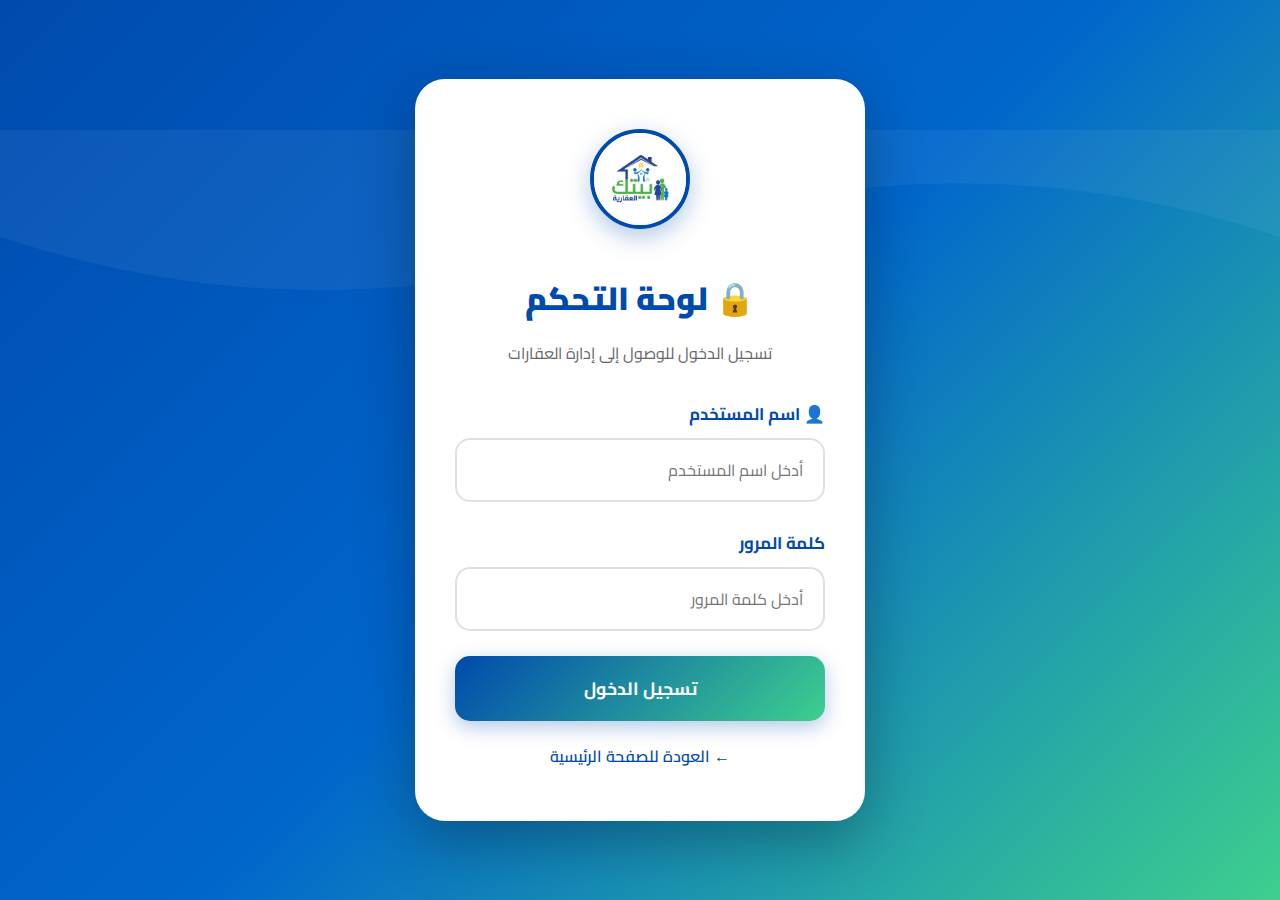
<file: admin-dashboard.html>
<!DOCTYPE html>
<html lang="ar" dir="rtl">
<head>
    <meta charset="UTF-8">
    <meta name="viewport" content="width=device-width, initial-scale=1.0">
    <title>لوحة التحكم - بيتك العقارية</title>
    <link rel="preconnect" href="https://fonts.googleapis.com">
    <link rel="preconnect" href="https://fonts.gstatic.com" crossorigin>
    <link href="https://fonts.googleapis.com/css2?family=Cairo:wght@400;600;700;800;900&display=swap" rel="stylesheet">
    <style>
        * {
            margin: 0;
            padding: 0;
            box-sizing: border-box;
        }

        body {
            font-family: 'Cairo', sans-serif;
            background: linear-gradient(135deg, #004aad 0%, #0066cc 50%, #3ecf8e 100%);
            min-height: 100vh;
            padding: 20px;
            position: relative;
            overflow-x: hidden;
        }

        body::before {
            content: '';
            position: fixed;
            top: 0;
            left: 0;
            width: 100%;
            height: 100%;
            background: 
                radial-gradient(circle at 20% 50%, rgba(62, 207, 142, 0.1) 0%, transparent 50%),
                radial-gradient(circle at 80% 80%, rgba(0, 74, 173, 0.1) 0%, transparent 50%);
            pointer-events: none;
            z-index: 0;
            animation: float 20s ease-in-out infinite;
        }

        @keyframes float {
            0%, 100% { transform: translateY(0); }
            50% { transform: translateY(-20px); }
        }

        .header {
            background: linear-gradient(135deg, rgba(255, 255, 255, 0.95) 0%, rgba(248, 250, 252, 0.95) 100%);
            color: #004aad;
            padding: 30px 40px;
            border-radius: 25px;
            margin-bottom: 30px;
            display: flex;
            justify-content: space-between;
            align-items: center;
            box-shadow: 0 20px 60px rgba(0, 0, 0, 0.2),
                        0 0 0 1px rgba(255, 255, 255, 0.1);
            backdrop-filter: blur(10px);
            position: relative;
            z-index: 1;
            border: 2px solid rgba(62, 207, 142, 0.3);
            overflow: hidden;
        }

        .header::before {
            content: '';
            position: absolute;
            top: -50%;
            right: -50%;
            width: 200%;
            height: 200%;
            background: radial-gradient(circle, rgba(62, 207, 142, 0.1) 0%, transparent 70%);
            animation: rotate 15s linear infinite;
        }

        @keyframes rotate {
            0% { transform: rotate(0deg); }
            100% { transform: rotate(360deg); }
        }

        .header h1 {
            font-size: 2rem;
            font-weight: 900;
            position: relative;
            z-index: 1;
            text-shadow: 0 2px 4px rgba(0, 0, 0, 0.1);
            background: linear-gradient(135deg, #004aad, #3ecf8e);
            -webkit-background-clip: text;
            -webkit-text-fill-color: transparent;
            background-clip: text;
        }

        .header-actions {
            display: flex;
            gap: 15px;
            position: relative;
            z-index: 1;
        }

        .btn {
            padding: 12px 25px;
            border-radius: 12px;
            border: none;
            font-family: 'Cairo', sans-serif;
            font-weight: 700;
            cursor: pointer;
            transition: all 0.4s cubic-bezier(0.4, 0, 0.2, 1);
            font-size: 1rem;
            position: relative;
            overflow: hidden;
            z-index: 1;
        }

        .btn::before {
            content: '';
            position: absolute;
            top: 50%;
            left: 50%;
            width: 0;
            height: 0;
            border-radius: 50%;
            background: rgba(255, 255, 255, 0.3);
            transform: translate(-50%, -50%);
            transition: width 0.6s ease, height 0.6s ease;
            z-index: -1;
        }

        .btn:hover::before {
            width: 300px;
            height: 300px;
        }

        .btn-primary {
            background: white;
            color: #004aad;
            box-shadow: 0 4px 15px rgba(255, 255, 255, 0.2);
        }

        .btn-primary:hover {
            transform: translateY(-3px) scale(1.05);
            box-shadow: 0 8px 25px rgba(255, 255, 255, 0.4);
            color: #3ecf8e;
        }

        .btn-danger {
            background: linear-gradient(135deg, #d32f2f, #b71c1c);
            color: white;
            box-shadow: 0 4px 15px rgba(211, 47, 47, 0.3);
        }

        .btn-danger:hover {
            background: linear-gradient(135deg, #b71c1c, #d32f2f);
            transform: translateY(-3px) scale(1.05);
            box-shadow: 0 8px 25px rgba(211, 47, 47, 0.5);
        }

        .container {
            max-width: 1200px;
            margin: 0 auto;
        }

        .tabs {
            display: flex;
            gap: 15px;
            margin-bottom: 30px;
            border-bottom: 3px solid #e0e0e0;
            padding-bottom: 10px;
        }

        .tab {
            padding: 15px 30px;
            background: rgba(255, 255, 255, 0.9);
            border: none;
            border-radius: 15px 15px 0 0;
            font-family: 'Cairo', sans-serif;
            font-weight: 700;
            font-size: 1.05rem;
            cursor: pointer;
            transition: all 0.4s cubic-bezier(0.4, 0, 0.2, 1);
            color: #666;
            position: relative;
            overflow: hidden;
            border: 2px solid transparent;
        }

        .tab::before {
            content: '';
            position: absolute;
            bottom: 0;
            left: 50%;
            transform: translateX(-50%);
            width: 0;
            height: 3px;
            background: linear-gradient(90deg, #004aad, #3ecf8e);
            transition: width 0.3s ease;
        }

        .tab:hover {
            background: rgba(255, 255, 255, 1);
            transform: translateY(-2px);
            box-shadow: 0 4px 15px rgba(0, 0, 0, 0.1);
            color: #004aad;
        }

        .tab:hover::before {
            width: 80%;
        }

        .tab.active {
            background: linear-gradient(135deg, #004aad, #3ecf8e);
            color: white;
            box-shadow: 0 8px 25px rgba(0, 74, 173, 0.3),
                        0 0 20px rgba(62, 207, 142, 0.2);
            border-color: rgba(255, 255, 255, 0.2);
            transform: translateY(-2px);
        }

        .tab.active::before {
            display: none;
        }

        .tab-content {
            display: none;
        }

        .tab-content.active {
            display: block;
            animation: fadeIn 0.5s;
        }

        @keyframes fadeIn {
            from { opacity: 0; transform: translateY(10px); }
            to { opacity: 1; transform: translateY(0); }
        }

        .form-card {
            background: linear-gradient(135deg, rgba(255, 255, 255, 0.95) 0%, rgba(255, 255, 255, 0.9) 100%);
            padding: 40px;
            border-radius: 25px;
            box-shadow: 0 20px 60px rgba(0, 0, 0, 0.15),
                        0 0 0 1px rgba(255, 255, 255, 0.2),
                        inset 0 1px 0 rgba(255, 255, 255, 0.8);
            margin-bottom: 30px;
            backdrop-filter: blur(10px);
            border: 2px solid rgba(62, 207, 142, 0.2);
            position: relative;
            z-index: 1;
            overflow: hidden;
        }

        .form-card::before {
            content: '';
            position: absolute;
            top: 0;
            left: -100%;
            width: 100%;
            height: 100%;
            background: linear-gradient(90deg, transparent, rgba(62, 207, 142, 0.05), transparent);
            transition: left 0.8s ease;
        }

        .form-card:hover::before {
            left: 100%;
        }

        .form-row {
            display: grid;
            grid-template-columns: repeat(auto-fit, minmax(250px, 1fr));
            gap: 20px;
            margin-bottom: 20px;
        }

        .form-group {
            margin-bottom: 20px;
        }

        label {
            display: block;
            margin-bottom: 10px;
            color: #004aad;
            font-weight: 700;
            font-size: 1.05rem;
            text-shadow: 0 1px 2px rgba(0, 0, 0, 0.05);
            position: relative;
            padding-left: 8px;
        }

        label::before {
            content: '';
            position: absolute;
            left: 0;
            top: 50%;
            transform: translateY(-50%);
            width: 3px;
            height: 60%;
            background: linear-gradient(135deg, #004aad, #3ecf8e);
            border-radius: 2px;
        }

        input, select, textarea {
            width: 100%;
            padding: 16px 20px;
            border: 2px solid rgba(0, 74, 173, 0.1);
            border-radius: 15px;
            font-family: 'Cairo', sans-serif;
            font-size: 1rem;
            transition: all 0.4s cubic-bezier(0.4, 0, 0.2, 1);
            background: rgba(255, 255, 255, 0.9);
            color: #1a2332;
            box-shadow: 0 2px 8px rgba(0, 0, 0, 0.05);
        }

        input:hover, select:hover, textarea:hover {
            border-color: rgba(0, 74, 173, 0.3);
            transform: translateY(-2px);
            box-shadow: 0 4px 12px rgba(0, 0, 0, 0.1);
        }

        input:focus, select:focus, textarea:focus {
            outline: none;
            border-color: #3ecf8e;
            box-shadow: 0 0 0 4px rgba(62, 207, 142, 0.1),
                        0 8px 20px rgba(62, 207, 142, 0.2);
            background: white;
            transform: translateY(-3px);
        }

        textarea {
            resize: vertical;
            min-height: 120px;
        }

        .file-input-wrapper {
            position: relative;
            overflow: hidden;
            display: inline-block;
            width: 100%;
        }

        .file-input-wrapper input[type=file] {
            position: absolute;
            left: -9999px;
        }

        .file-input-label {
            display: flex;
            align-items: center;
            justify-content: center;
            gap: 10px;
            padding: 14px 18px;
            background: linear-gradient(135deg, #004aad, #3ecf8e);
            color: white;
            border-radius: 12px;
            cursor: pointer;
            font-weight: 700;
            transition: all 0.3s ease;
        }

        .file-input-label:hover {
            transform: translateY(-2px);
            box-shadow: 0 8px 20px rgba(0, 74, 173, 0.3);
        }

        .features-grid {
            display: grid;
            grid-template-columns: repeat(auto-fit, minmax(200px, 1fr));
            gap: 15px;
            margin-top: 15px;
        }

        .feature-checkbox {
            display: flex;
            align-items: center;
            gap: 10px;
            padding: 15px 20px;
            background: linear-gradient(135deg, rgba(255, 255, 255, 0.9), rgba(248, 250, 252, 0.9));
            border: 2px solid rgba(0, 74, 173, 0.1);
            border-radius: 15px;
            cursor: pointer;
            transition: all 0.3s ease;
            font-weight: 600;
            color: #1a2332;
            box-shadow: 0 2px 8px rgba(0, 0, 0, 0.05);
            position: relative;
            overflow: hidden;
        }

        .feature-checkbox::before {
            content: '';
            position: absolute;
            top: 0;
            left: -100%;
            width: 100%;
            height: 100%;
            background: linear-gradient(90deg, transparent, rgba(62, 207, 142, 0.1), transparent);
            transition: left 0.6s ease;
        }

        .feature-checkbox:hover {
            background: linear-gradient(135deg, rgba(62, 207, 142, 0.1), rgba(0, 74, 173, 0.05));
            border-color: #3ecf8e;
            transform: translateY(-3px);
            box-shadow: 0 8px 20px rgba(62, 207, 142, 0.2);
        }

        .feature-checkbox:hover::before {
            left: 100%;
        }

        .feature-checkbox input[type="checkbox"] {
            width: 20px;
            height: 20px;
            cursor: pointer;
            accent-color: #3ecf8e;
        }

        .feature-checkbox input[type="checkbox"]:checked + .checkmark {
            animation: bounce 0.5s ease;
        }

        @keyframes bounce {
            0%, 100% { transform: scale(1); }
            50% { transform: scale(1.3); }
        }

        .feature-checkbox .checkmark {
            font-size: 1.5rem;
            transition: transform 0.3s ease;
        }

        .image-preview {
            display: flex;
            gap: 15px;
            flex-wrap: wrap;
            margin-top: 15px;
        }

        .preview-item {
            position: relative;
            width: 150px;
            height: 150px;
            border-radius: 12px;
            overflow: hidden;
            border: 3px solid #e0e0e0;
        }

        .preview-item img {
            width: 100%;
            height: 100%;
            object-fit: cover;
        }

        .remove-image {
            position: absolute;
            top: 5px;
            right: 5px;
            background: #d32f2f;
            color: white;
            border: none;
            border-radius: 50%;
            width: 30px;
            height: 30px;
            cursor: pointer;
            font-weight: bold;
            transition: all 0.3s;
        }

        .remove-image:hover {
            background: #b71c1c;
            transform: scale(1.1);
        }

        .btn-submit {
            width: 100%;
            padding: 18px;
            background: linear-gradient(135deg, #004aad, #3ecf8e);
            color: white;
            border: none;
            border-radius: 15px;
            font-family: 'Cairo', sans-serif;
            font-size: 1.2rem;
            font-weight: 800;
            cursor: pointer;
            transition: all 0.4s cubic-bezier(0.4, 0, 0.2, 1);
            box-shadow: 0 10px 30px rgba(0, 74, 173, 0.3);
            margin-top: 10px;
            position: relative;
            overflow: hidden;
        }

        .btn-submit::before {
            content: '';
            position: absolute;
            top: 0;
            left: -100%;
            width: 100%;
            height: 100%;
            background: linear-gradient(90deg, transparent, rgba(255, 255, 255, 0.3), transparent);
            transition: left 0.6s ease;
        }

        .btn-submit:hover {
            transform: translateY(-4px) scale(1.02);
            box-shadow: 0 15px 45px rgba(62, 207, 142, 0.5),
                        0 0 30px rgba(62, 207, 142, 0.3);
            background: linear-gradient(135deg, #3ecf8e, #004aad);
        }

        .btn-submit:hover::before {
            left: 100%;
        }

        .btn-submit:active {
            transform: translateY(-2px) scale(1);
        }

        .properties-list {
            display: grid;
            grid-template-columns: repeat(auto-fill, minmax(300px, 1fr));
            gap: 25px;
        }

        .property-item {
            background: linear-gradient(135deg, rgba(255, 255, 255, 0.95), rgba(248, 250, 252, 0.95));
            border-radius: 25px;
            overflow: hidden;
            box-shadow: 0 8px 30px rgba(0, 0, 0, 0.12),
                        0 0 0 1px rgba(62, 207, 142, 0.1);
            transition: all 0.5s cubic-bezier(0.4, 0, 0.2, 1);
            border: 2px solid rgba(0, 74, 173, 0.05);
            position: relative;
        }

        .property-item::before {
            content: '';
            position: absolute;
            top: 0;
            left: -100%;
            width: 100%;
            height: 100%;
            background: linear-gradient(90deg, transparent, rgba(62, 207, 142, 0.1), transparent);
            transition: left 0.8s ease;
            z-index: 1;
            pointer-events: none;
        }

        .property-item:hover {
            transform: translateY(-8px) scale(1.02);
            box-shadow: 0 20px 50px rgba(0, 74, 173, 0.2),
                        0 0 0 1px rgba(62, 207, 142, 0.3),
                        0 0 30px rgba(62, 207, 142, 0.15);
            border-color: rgba(62, 207, 142, 0.3);
        }

        .property-item:hover::before {
            left: 100%;
        }

        .property-item img {
            width: 100%;
            height: 220px;
            object-fit: cover;
            transition: all 0.5s ease;
            filter: brightness(0.95);
        }

        .property-item:hover img {
            transform: scale(1.1);
            filter: brightness(1.05) saturate(1.1);
        }

        .property-item-content {
            padding: 25px;
            position: relative;
            z-index: 2;
        }

        .property-item h3 {
            color: #004aad;
            font-size: 1.35rem;
            margin-bottom: 12px;
            font-weight: 800;
            transition: all 0.3s ease;
            text-shadow: 0 1px 2px rgba(0, 0, 0, 0.05);
        }

        .property-item:hover h3 {
            color: #3ecf8e;
            transform: translateX(-3px);
        }

        .property-item p {
            color: #4a5568;
            margin-bottom: 10px;
            font-weight: 500;
            transition: all 0.3s ease;
        }

        .property-item:hover p {
            color: #1a2332;
        }

        .property-actions {
            display: flex;
            gap: 10px;
            margin-top: 15px;
        }

        .btn-edit, .btn-delete {
            flex: 1;
            padding: 10px;
            border-radius: 10px;
            border: none;
            font-family: 'Cairo', sans-serif;
            font-weight: 700;
            cursor: pointer;
            transition: all 0.3s;
        }

        .btn-edit {
            background: linear-gradient(135deg, #3ecf8e, #2ab074);
            color: white;
            position: relative;
            overflow: hidden;
        }

        .btn-edit::before {
            content: '';
            position: absolute;
            top: 0;
            left: -100%;
            width: 100%;
            height: 100%;
            background: linear-gradient(90deg, transparent, rgba(255, 255, 255, 0.3), transparent);
            transition: left 0.5s ease;
        }

        .btn-edit:hover {
            background: linear-gradient(135deg, #2ab074, #3ecf8e);
            transform: translateY(-2px);
            box-shadow: 0 8px 20px rgba(62, 207, 142, 0.4);
        }

        .btn-edit:hover::before {
            left: 100%;
        }

        .btn-delete {
            background: linear-gradient(135deg, #d32f2f, #b71c1c);
            color: white;
            position: relative;
            overflow: hidden;
        }

        .btn-delete::before {
            content: '';
            position: absolute;
            top: 0;
            left: -100%;
            width: 100%;
            height: 100%;
            background: linear-gradient(90deg, transparent, rgba(255, 255, 255, 0.3), transparent);
            transition: left 0.5s ease;
        }

        .btn-delete:hover {
            background: linear-gradient(135deg, #b71c1c, #d32f2f);
            transform: translateY(-2px);
            box-shadow: 0 8px 20px rgba(211, 47, 47, 0.4);
        }

        .btn-delete:hover::before {
            left: 100%;
        }

        .success-message {
            background: #d4edda;
            color: #155724;
            padding: 15px;
            border-radius: 12px;
            margin-bottom: 20px;
            border: 2px solid #c3e6cb;
            display: none;
            text-align: center;
            font-weight: 700;
        }

        .success-message.show {
            display: block;
            animation: slideDown 0.5s;
        }

        @keyframes slideDown {
            from {
                opacity: 0;
                transform: translateY(-20px);
            }
            to {
                opacity: 1;
                transform: translateY(0);
            }
        }

        .users-list {
            display: grid;
            grid-template-columns: repeat(auto-fill, minmax(320px, 1fr));
            gap: 25px;
        }

        .user-card {
            background: linear-gradient(135deg, rgba(255, 255, 255, 0.95), rgba(248, 250, 252, 0.95));
            border-radius: 20px;
            padding: 25px;
            box-shadow: 0 8px 30px rgba(0, 0, 0, 0.1),
                        0 0 0 1px rgba(62, 207, 142, 0.1);
            transition: all 0.4s cubic-bezier(0.4, 0, 0.2, 1);
            border: 2px solid rgba(0, 74, 173, 0.05);
            position: relative;
            overflow: hidden;
        }

        .user-card::before {
            content: '';
            position: absolute;
            top: 0;
            left: -100%;
            width: 100%;
            height: 100%;
            background: linear-gradient(90deg, transparent, rgba(62, 207, 142, 0.08), transparent);
            transition: left 0.8s ease;
        }

        .user-card:hover {
            transform: translateY(-8px) scale(1.02);
            box-shadow: 0 20px 50px rgba(0, 74, 173, 0.2),
                        0 0 30px rgba(62, 207, 142, 0.15);
            border-color: rgba(62, 207, 142, 0.3);
        }

        .user-card:hover::before {
            left: 100%;
        }

        .user-header {
            display: flex;
            align-items: center;
            gap: 15px;
            margin-bottom: 20px;
            padding-bottom: 20px;
            border-bottom: 2px solid rgba(0, 74, 173, 0.1);
        }

        .user-avatar {
            width: 70px;
            height: 70px;
            border-radius: 50%;
            background: linear-gradient(135deg, #004aad, #3ecf8e);
            display: flex;
            align-items: center;
            justify-content: center;
            font-size: 2rem;
            color: white;
            font-weight: 800;
            box-shadow: 0 8px 25px rgba(0, 74, 173, 0.3);
            transition: all 0.3s ease;
        }

        .user-card:hover .user-avatar {
            transform: rotate(360deg) scale(1.1);
        }

        .user-info h3 {
            color: #004aad;
            font-size: 1.3rem;
            margin-bottom: 5px;
            font-weight: 800;
        }

        .user-role {
            display: inline-block;
            padding: 6px 15px;
            border-radius: 20px;
            font-size: 0.85rem;
            font-weight: 600;
        }

        .role-admin {
            background: linear-gradient(135deg, rgba(211, 47, 47, 0.15), rgba(183, 28, 28, 0.15));
            color: #d32f2f;
            border: 1px solid rgba(211, 47, 47, 0.3);
        }

        .role-editor {
            background: linear-gradient(135deg, rgba(0, 74, 173, 0.15), rgba(0, 102, 204, 0.15));
            color: #004aad;
            border: 1px solid rgba(0, 74, 173, 0.3);
        }

        .role-viewer {
            background: linear-gradient(135deg, rgba(62, 207, 142, 0.15), rgba(42, 176, 116, 0.15));
            color: #2ab074;
            border: 1px solid rgba(62, 207, 142, 0.3);
        }

        .user-details {
            margin: 15px 0;
        }

        .user-detail-item {
            display: flex;
            align-items: center;
            gap: 10px;
            padding: 10px 0;
            color: #4a5568;
            font-weight: 500;
        }

        .user-actions {
            display: flex;
            gap: 10px;
            margin-top: 20px;
        }

        .btn-user-delete {
            flex: 1;
            padding: 12px;
            background: linear-gradient(135deg, #d32f2f, #b71c1c);
            color: white;
            border: none;
            border-radius: 12px;
            font-family: 'Cairo', sans-serif;
            font-weight: 700;
            cursor: pointer;
            transition: all 0.4s ease;
            position: relative;
            overflow: hidden;
        }

        .btn-user-delete::before {
            content: '';
            position: absolute;
            top: 50%;
            left: 50%;
            width: 0;
            height: 0;
            border-radius: 50%;
            background: rgba(255, 255, 255, 0.3);
            transform: translate(-50%, -50%);
            transition: width 0.6s ease, height 0.6s ease;
        }

        .btn-user-delete:hover {
            transform: translateY(-2px);
            box-shadow: 0 8px 25px rgba(211, 47, 47, 0.4);
        }

        .btn-user-delete:hover::before {
            width: 300px;
            height: 300px;
        }

        .current-user-badge {
            position: absolute;
            top: 15px;
            left: 15px;
            background: linear-gradient(135deg, #3ecf8e, #2ab074);
            color: white;
            padding: 6px 15px;
            border-radius: 20px;
            font-size: 0.75rem;
            font-weight: 700;
            box-shadow: 0 4px 15px rgba(62, 207, 142, 0.4);
            z-index: 2;
        }

        @media (max-width: 768px) {
            .header {
                flex-direction: column;
                gap: 15px;
                text-align: center;
            }

            .tabs {
                flex-direction: column;
            }

            .form-row {
                grid-template-columns: 1fr;
            }

            .users-list {
                grid-template-columns: 1fr;
            }
        }
    </style>
</head>
<body>
    <div class="container">
        <div class="header">
            <h1>🏢 لوحة التحكم - بيتك العقارية</h1>
            <div class="header-actions">
                <button class="btn btn-primary" onclick="window.open('index.html', '_blank')">🌐 مشاهدة الموقع</button>
                <button class="btn btn-danger" onclick="logout()">🚪 تسجيل الخروج</button>
            </div>
        </div>

        <div class="tabs">
            <button class="tab active" onclick="showTab('add')">➕ إضافة عقار جديد</button>
            <button class="tab" onclick="showTab('manage')">📋 إدارة العقارات</button>
            <button class="tab" onclick="showTab('settings')">⚙️ الإعدادات</button>
        </div>

        <!-- إضافة عقار -->
        <div id="add" class="tab-content active">
            <div class="success-message" id="successMessage">
                ✅ تم حفظ العقار بنجاح!
            </div>

            <div class="form-card">
                <h2 style="color: #004aad; margin-bottom: 25px; font-size: 1.8rem;">📝 بيانات العقار</h2>
                <form id="propertyForm">
                    <input type="hidden" id="editId">
                    
                    <div class="form-row">
                        <div class="form-group">
                            <label>🏠 اسم العقار</label>
                            <input type="text" id="propertyName" required placeholder="مثال: فيلا فاخرة في حدة">
                        </div>
                        <div class="form-group">
                            <label>📍 الموقع</label>
                            <input type="text" id="propertyLocation" required placeholder="مثال: حدة - صنعاء">
                        </div>
                    </div>

                    <div class="form-row">
                        <div class="form-group">
                            <label>💰 السعر (ريال يمني)</label>
                            <input type="number" id="propertyPrice" required placeholder="مثال: 50000000">
                        </div>
                        <div class="form-group">
                            <label>📏 المساحة (متر مربع)</label>
                            <input type="number" id="propertyArea" required placeholder="مثال: 250">
                        </div>
                    </div>

                    <div class="form-row">
                        <div class="form-group">
                            <label>🛏️ عدد الغرف</label>
                            <input type="number" id="propertyRooms" required placeholder="مثال: 5">
                        </div>
                        <div class="form-group">
                            <label>🚿 عدد الحمامات</label>
                            <input type="number" id="propertyBathrooms" required placeholder="مثال: 3">
                        </div>
                    </div>

                    <div class="form-row">
                        <div class="form-group">
                            <label>🏷️ النوع</label>
                            <select id="propertyType" required>
                                <option value="">اختر النوع</option>
                                <option value="sale">للبيع</option>
                                <option value="rent">للإيجار</option>
                            </select>
                        </div>
                        <div class="form-group">
                            <label>🏗️ نوع العقار</label>
                            <select id="propertyCategory" required>
                                <option value="">اختر نوع العقار</option>
                                <option value="فيلا">فيلا</option>
                                <option value="شقة">شقة</option>
                                <option value="منزل">منزل</option>
                                <option value="أرض">أرض</option>
                                <option value="محل تجاري">محل تجاري</option>
                                <option value="مبنى">مبنى</option>
                                <option value="دوبلكس">دوبلكس</option>
                                <option value="مكتب">مكتب</option>
                                <option value="مستودع">مستودع</option>
                            </select>
                        </div>
                    </div>

                    <div class="form-row">
                        <div class="form-group">
                            <label>🏛️ حالة العقار</label>
                            <select id="propertyCondition">
                                <option value="">اختر الحالة</option>
                                <option value="جديد">جديد</option>
                                <option value="ممتاز">ممتاز</option>
                                <option value="جيد">جيد</option>
                                <option value="يحتاج صيانة">يحتاج صيانة</option>
                                <option value="قيد الإنشاء">قيد الإنشاء</option>
                            </select>
                        </div>
                        <div class="form-group">
                            <label>📅 سنة البناء</label>
                            <input type="number" id="propertyYear" placeholder="مثال: 2020" min="1950" max="2025">
                        </div>
                    </div>

                    <div class="form-row">
                        <div class="form-group">
                            <label>🚗 مواقف السيارات</label>
                            <input type="number" id="propertyParking" placeholder="مثال: 2" min="0">
                        </div>
                        <div class="form-group">
                            <label>🏢 الطابق</label>
                            <input type="text" id="propertyFloor" placeholder="مثال: الطابق الثالث">
                        </div>
                    </div>

                    <div class="form-group">
                        <label>📝 الوصف</label>
                        <textarea id="propertyDescription" placeholder="اكتب وصفاً تفصيلياً للعقار..."></textarea>
                    </div>

                    <div class="form-group">
                        <label>✨ المميزات الإضافية</label>
                        <div class="features-grid">
                            <label class="feature-checkbox">
                                <input type="checkbox" id="feature_pool">
                                <span class="checkmark">🏊</span>
                                <span>مسبح</span>
                            </label>
                            <label class="feature-checkbox">
                                <input type="checkbox" id="feature_garden">
                                <span class="checkmark">🌳</span>
                                <span>حديقة</span>
                            </label>
                            <label class="feature-checkbox">
                                <input type="checkbox" id="feature_gym">
                                <span class="checkmark">💪</span>
                                <span>صالة رياضية</span>
                            </label>
                            <label class="feature-checkbox">
                                <input type="checkbox" id="feature_elevator">
                                <span class="checkmark">🛗</span>
                                <span>مصعد</span>
                            </label>
                            <label class="feature-checkbox">
                                <input type="checkbox" id="feature_security">
                                <span class="checkmark">🔒</span>
                                <span>حراسة</span>
                            </label>
                            <label class="feature-checkbox">
                                <input type="checkbox" id="feature_ac">
                                <span class="checkmark">❄️</span>
                                <span>تكييف مركزي</span>
                            </label>
                        </div>
                    </div>

                    <div class="form-group">
                        <label>📸 صور العقار</label>
                        <div class="file-input-wrapper">
                            <input type="file" id="propertyImages" accept="image/*" multiple onchange="previewImages(event)">
                            <label for="propertyImages" class="file-input-label">
                                <span>📷</span>
                                <span>اختر صور العقار</span>
                            </label>
                        </div>
                        <div id="imagePreview" class="image-preview"></div>
                    </div>

                    <button type="submit" class="btn-submit">💾 حفظ العقار</button>
                </form>
            </div>
        </div>

        <!-- إدارة العقارات -->
        <div id="manage" class="tab-content">
            <div class="form-card">
                <h2 style="color: #004aad; margin-bottom: 25px; font-size: 1.8rem;">📋 قائمة العقارات</h2>
                <div id="propertiesList" class="properties-list"></div>
            </div>
        </div>

        <!-- الإعدادات -->
        <div id="settings" class="tab-content">
            <!-- تغيير بيانات الحساب -->
            <div class="form-card">
                <h2 style="color: #004aad; margin-bottom: 25px; font-size: 1.8rem;">🔐 تغيير بيانات الحساب</h2>
                <div class="success-message" id="accountSuccessMessage">
                    ✅ تم تحديث البيانات بنجاح!
                </div>
                <form id="accountForm" onsubmit="updateAccount(event)">
                    <div class="form-row">
                        <div class="form-group">
                            <label>👤 اسم المستخدم الحالي</label>
                            <input type="text" id="currentUsername" readonly style="background: rgba(0, 74, 173, 0.05);">
                        </div>
                        <div class="form-group">
                            <label>👤 اسم المستخدم الجديد</label>
                            <input type="text" id="newUsername" placeholder="أدخل اسم مستخدم جديد">
                        </div>
                    </div>

                    <div class="form-row">
                        <div class="form-group">
                            <label>🔑 كلمة المرور الحالية</label>
                            <input type="password" id="currentPassword" placeholder="للتأكيد">
                        </div>
                        <div class="form-group">
                            <label>🔑 كلمة المرور الجديدة</label>
                            <input type="password" id="newPassword" placeholder="أدخل كلمة مرور جديدة">
                        </div>
                    </div>

                    <button type="submit" class="btn-submit">💾 حفظ التغييرات</button>
                </form>
            </div>

            <!-- إضافة مستخدم جديد -->
            <div class="form-card">
                <h2 style="color: #004aad; margin-bottom: 25px; font-size: 1.8rem;">➕ إضافة مستخدم جديد</h2>
                <div class="success-message" id="userSuccessMessage">
                    ✅ تم إضافة المستخدم بنجاح!
                </div>
                <form id="userForm" onsubmit="addUser(event)">
                    <div class="form-row">
                        <div class="form-group">
                            <label>👤 اسم المستخدم</label>
                            <input type="text" id="addUsername" required placeholder="مثال: admin2">
                        </div>
                        <div class="form-group">
                            <label>🔑 كلمة المرور</label>
                            <input type="password" id="addPassword" required placeholder="كلمة مرور قوية">
                        </div>
                    </div>

                    <div class="form-row">
                        <div class="form-group">
                            <label>💼 الدور</label>
                            <select id="addRole" required>
                                <option value="">اختر الدور</option>
                                <option value="admin">مدير</option>
                                <option value="editor">محرر</option>
                                <option value="viewer">مشاهد</option>
                            </select>
                        </div>
                        <div class="form-group">
                            <label>📧 البريد الإلكتروني (اختياري)</label>
                            <input type="email" id="addEmail" placeholder="example@email.com">
                        </div>
                    </div>

                    <button type="submit" class="btn-submit">➕ إضافة مستخدم</button>
                </form>
            </div>

            <!-- قائمة المستخدمين -->
            <div class="form-card">
                <h2 style="color: #004aad; margin-bottom: 25px; font-size: 1.8rem;">👥 قائمة المستخدمين</h2>
                <div id="usersList" class="users-list"></div>
            </div>
        </div>
    </div>

    <script src="properties-data.js"></script>
    <script>
        // التحقق من تسجيل الدخول
        if (localStorage.getItem('adminLoggedIn') !== 'true') {
            window.location.href = 'admin-login.html';
        }

        let imageFiles = [];
        let editingId = null;

        // عرض التاب
        function showTab(tabName) {
            document.querySelectorAll('.tab').forEach(tab => tab.classList.remove('active'));
            document.querySelectorAll('.tab-content').forEach(content => content.classList.remove('active'));
            
            event.target.classList.add('active');
            document.getElementById(tabName).classList.add('active');

            if (tabName === 'manage') {
                loadProperties();
            }
        }

        // معاينة الصور
        function previewImages(event) {
            const files = Array.from(event.target.files);
            imageFiles = files;
            const preview = document.getElementById('imagePreview');
            preview.innerHTML = '';

            files.forEach((file, index) => {
                const reader = new FileReader();
                reader.onload = function(e) {
                    const div = document.createElement('div');
                    div.className = 'preview-item';
                    div.innerHTML = `
                        <img src="${e.target.result}" alt="Preview">
                        <button type="button" class="remove-image" onclick="removeImage(${index})">×</button>
                    `;
                    preview.appendChild(div);
                };
                reader.readAsDataURL(file);
            });
        }

        // حذف صورة من المعاينة
        function removeImage(index) {
            imageFiles.splice(index, 1);
            const dataTransfer = new DataTransfer();
            imageFiles.forEach(file => dataTransfer.items.add(file));
            document.getElementById('propertyImages').files = dataTransfer.files;
            
            // إعادة عرض المعاينة
            const event = { target: { files: imageFiles } };
            previewImages(event);
        }

        // حفظ العقار
        document.getElementById('propertyForm').addEventListener('submit', async function(e) {
            e.preventDefault();

            const property = {
                id: editingId || Date.now(),
                name: document.getElementById('propertyName').value,
                location: document.getElementById('propertyLocation').value,
                price: document.getElementById('propertyPrice').value,
                area: document.getElementById('propertyArea').value,
                rooms: document.getElementById('propertyRooms').value,
                bathrooms: document.getElementById('propertyBathrooms').value,
                type: document.getElementById('propertyType').value,
                category: document.getElementById('propertyCategory').value,
                condition: document.getElementById('propertyCondition').value,
                year: document.getElementById('propertyYear').value,
                parking: document.getElementById('propertyParking').value,
                floor: document.getElementById('propertyFloor').value,
                features: {
                    pool: document.getElementById('feature_pool').checked,
                    garden: document.getElementById('feature_garden').checked,
                    gym: document.getElementById('feature_gym').checked,
                    elevator: document.getElementById('feature_elevator').checked,
                    security: document.getElementById('feature_security').checked,
                    ac: document.getElementById('feature_ac').checked
                },
                description: document.getElementById('propertyDescription').value,
                images: []
            };

            // تحويل الصور إلى Base64
            for (let file of imageFiles) {
                const base64 = await fileToBase64(file);
                property.images.push(base64);
            }

            // حفظ في localStorage
            let properties = JSON.parse(localStorage.getItem('properties') || '[]');
            
            if (editingId) {
                const index = properties.findIndex(p => p.id === editingId);
                if (index !== -1) {
                    properties[index] = property;
                }
            } else {
                properties.push(property);
            }

            localStorage.setItem('properties', JSON.stringify(properties));

            // عرض رسالة النجاح
            document.getElementById('successMessage').classList.add('show');
            setTimeout(() => {
                document.getElementById('successMessage').classList.remove('show');
            }, 3000);

            // إعادة تعيين النموذج
            document.getElementById('propertyForm').reset();
            document.getElementById('imagePreview').innerHTML = '';
            imageFiles = [];
            editingId = null;

            // تحديث ملف البيانات
            updatePropertiesFile();
        });

        // تحويل الملف إلى Base64
        function fileToBase64(file) {
            return new Promise((resolve, reject) => {
                const reader = new FileReader();
                reader.readAsDataURL(file);
                reader.onload = () => resolve(reader.result);
                reader.onerror = error => reject(error);
            });
        }

        // تحميل العقارات
        function loadProperties() {
            const properties = JSON.parse(localStorage.getItem('properties') || '[]');
            const list = document.getElementById('propertiesList');

            if (properties.length === 0) {
                list.innerHTML = '<p style="text-align:center; color:#666; padding:40px; font-size:1.2rem;">لا توجد عقارات حتى الآن</p>';
                return;
            }

            list.innerHTML = properties.map(property => `
                <div class="property-item">
                    <img src="${property.images[0] || 'property1.jpg'}" alt="${property.name}">
                    <div class="property-item-content">
                        <h3>${property.name}</h3>
                        <p>📍 ${property.location}</p>
                        <p>💰 ${formatPrice(property.price)} ريال</p>
                        <p>📏 ${property.area} م² | 🛏️ ${property.rooms} غرف</p>
                        <div class="property-actions">
                            <button class="btn-edit" onclick="editProperty(${property.id})">✏️ تعديل</button>
                            <button class="btn-delete" onclick="deleteProperty(${property.id})">🗑️ حذف</button>
                        </div>
                    </div>
                </div>
            `).join('');
        }

        // تعديل عقار
        function editProperty(id) {
            const properties = JSON.parse(localStorage.getItem('properties') || '[]');
            const property = properties.find(p => p.id === id);

            if (property) {
                document.getElementById('editId').value = property.id;
                document.getElementById('propertyName').value = property.name;
                document.getElementById('propertyLocation').value = property.location;
                document.getElementById('propertyPrice').value = property.price;
                document.getElementById('propertyArea').value = property.area;
                document.getElementById('propertyRooms').value = property.rooms;
                document.getElementById('propertyBathrooms').value = property.bathrooms;
                document.getElementById('propertyType').value = property.type;
                document.getElementById('propertyCategory').value = property.category;
                document.getElementById('propertyCondition').value = property.condition || '';
                document.getElementById('propertyYear').value = property.year || '';
                document.getElementById('propertyParking').value = property.parking || '';
                document.getElementById('propertyFloor').value = property.floor || '';
                
                if (property.features) {
                    document.getElementById('feature_pool').checked = property.features.pool || false;
                    document.getElementById('feature_garden').checked = property.features.garden || false;
                    document.getElementById('feature_gym').checked = property.features.gym || false;
                    document.getElementById('feature_elevator').checked = property.features.elevator || false;
                    document.getElementById('feature_security').checked = property.features.security || false;
                    document.getElementById('feature_ac').checked = property.features.ac || false;
                }
                
                document.getElementById('propertyDescription').value = property.description;

                editingId = id;
                showTab('add');
                document.querySelector('.tab').click();
            }
        }

        // حذف عقار
        function deleteProperty(id) {
            if (confirm('هل أنت متأكد من حذف هذا العقار؟')) {
                let properties = JSON.parse(localStorage.getItem('properties') || '[]');
                properties = properties.filter(p => p.id !== id);
                localStorage.setItem('properties', JSON.stringify(properties));
                loadProperties();
                updatePropertiesFile();
            }
        }

        // تنسيق السعر
        function formatPrice(price) {
            return parseInt(price).toLocaleString('ar-YE');
        }

        // تسجيل الخروج
        function logout() {
            if (confirm('هل تريد تسجيل الخروج؟')) {
                localStorage.removeItem('adminLoggedIn');
                localStorage.removeItem('adminLoginTime');
                window.location.href = 'admin-login.html';
            }
        }

        // تحديث ملف البيانات (يمكن تطويره لاحقاً للتكامل مع Backend)
        function updatePropertiesFile() {
            const properties = JSON.parse(localStorage.getItem('properties') || '[]');
            console.log('Properties updated:', properties);
            // هنا يمكن إضافة كود لإرسال البيانات إلى السيرفر
        }

        // تحميل العقارات عند بدء التشغيل
        window.onload = function() {
            loadProperties();
            loadCurrentUser();
            loadUsers();
        };

        // ========== إدارة المستخدمين ==========
        
        // تحميل بيانات المستخدم الحالي
        function loadCurrentUser() {
            const currentUser = localStorage.getItem('currentUsername') || 'admin';
            const usernameField = document.getElementById('currentUsername');
            if (usernameField) {
                usernameField.value = currentUser;
            }
        }

        // تحديث بيانات الحساب
        function updateAccount(e) {
            e.preventDefault();
            
            const currentUsername = localStorage.getItem('currentUsername') || 'admin';
            const newUsername = document.getElementById('newUsername').value;
            const currentPassword = document.getElementById('currentPassword').value;
            const newPassword = document.getElementById('newPassword').value;
            
            // التحقق من كلمة المرور الحالية
            const users = JSON.parse(localStorage.getItem('users') || '[]');
            const currentUserData = users.find(u => u.username === currentUsername);
            
            if (!currentUserData) {
                // إذا لم يكن المستخدم موجود في القائمة، استخدم كلمة المرور الافتراضية
                const defaultPassword = localStorage.getItem('adminPassword') || 'admin123';
                if (currentPassword && currentPassword !== defaultPassword) {
                    alert('❌ كلمة المرور الحالية غير صحيحة');
                    return;
                }
            } else {
                if (currentPassword && currentPassword !== currentUserData.password) {
                    alert('❌ كلمة المرور الحالية غير صحيحة');
                    return;
                }
            }
            
            let updated = false;
            
            // تحديث اسم المستخدم
            if (newUsername && newUsername.trim() !== '' && newUsername !== currentUsername) {
                // التحقق من عدم وجود نفس الاسم
                const exists = users.some(u => u.username === newUsername && u.username !== currentUsername);
                if (exists) {
                    alert('❌ اسم المستخدم موجود بالفعل');
                    return;
                }
                
                localStorage.setItem('currentUsername', newUsername);
                document.getElementById('currentUsername').value = newUsername;
                document.getElementById('newUsername').value = '';
                
                // تحديث في قائمة المستخدمين
                if (currentUserData) {
                    currentUserData.username = newUsername;
                    localStorage.setItem('users', JSON.stringify(users));
                }
                
                updated = true;
            }
            
            // تحديث كلمة المرور
            if (newPassword && newPassword.trim() !== '') {
                if (newPassword.length < 6) {
                    alert('❌ كلمة المرور يجب أن تكون 6 أحرف على الأقل');
                    return;
                }
                
                localStorage.setItem('adminPassword', newPassword);
                
                // تحديث في قائمة المستخدمين
                if (currentUserData) {
                    currentUserData.password = newPassword;
                    localStorage.setItem('users', JSON.stringify(users));
                }
                
                document.getElementById('currentPassword').value = '';
                document.getElementById('newPassword').value = '';
                updated = true;
            }
            
            if (updated) {
                const msg = document.getElementById('accountSuccessMessage');
                msg.classList.add('show');
                setTimeout(() => msg.classList.remove('show'), 3000);
            }
        }

        // إضافة مستخدم جديد
        function addUser(e) {
            e.preventDefault();
            
            const username = document.getElementById('addUsername').value;
            const password = document.getElementById('addPassword').value;
            const role = document.getElementById('addRole').value;
            const email = document.getElementById('addEmail').value;
            
            // التحقق من البيانات
            if (!username || !password || !role) {
                alert('❌ يرجى ملء جميع الحقول المطلوبة');
                return;
            }
            
            if (password.length < 6) {
                alert('❌ كلمة المرور يجب أن تكون 6 أحرف على الأقل');
                return;
            }
            
            // التحقق من عدم تكرار اسم المستخدم
            let users = JSON.parse(localStorage.getItem('users') || '[]');
            const exists = users.some(u => u.username === username);
            
            if (exists) {
                alert('❌ اسم المستخدم موجود بالفعل');
                return;
            }
            
            // إضافة المستخدم
            const newUser = {
                id: Date.now(),
                username: username,
                password: password,
                role: role,
                email: email || '',
                createdAt: new Date().toISOString()
            };
            
            users.push(newUser);
            localStorage.setItem('users', JSON.stringify(users));
            
            // عرض رسالة النجاح
            const msg = document.getElementById('userSuccessMessage');
            msg.classList.add('show');
            setTimeout(() => msg.classList.remove('show'), 3000);
            
            // إعادة تعيين النموذج
            document.getElementById('userForm').reset();
            
            // تحديث قائمة المستخدمين
            loadUsers();
        }

        // تحميل قائمة المستخدمين
        function loadUsers() {
            const users = JSON.parse(localStorage.getItem('users') || '[]');
            const currentUser = localStorage.getItem('currentUsername') || 'admin';
            const list = document.getElementById('usersList');
            
            if (!list) return;
            
            if (users.length === 0) {
                list.innerHTML = '<p style="text-align:center; color:#666; padding:40px; font-size:1.2rem;">لا يوجد مستخدمين مضافين حتى الآن</p>';
                return;
            }
            
            list.innerHTML = users.map(user => {
                const isCurrentUser = user.username === currentUser;
                const roleClass = `role-${user.role}`;
                const roleText = {
                    'admin': 'مدير',
                    'editor': 'محرر',
                    'viewer': 'مشاهد'
                }[user.role] || user.role;
                
                const avatar = user.username.charAt(0).toUpperCase();
                
                return `
                    <div class="user-card">
                        ${isCurrentUser ? '<span class="current-user-badge">⭐ المستخدم الحالي</span>' : ''}
                        <div class="user-header">
                            <div class="user-avatar">${avatar}</div>
                            <div class="user-info">
                                <h3>${user.username}</h3>
                                <span class="user-role ${roleClass}">${roleText}</span>
                            </div>
                        </div>
                        <div class="user-details">
                            ${user.email ? `<div class="user-detail-item">📧 ${user.email}</div>` : ''}
                            <div class="user-detail-item">📅 تاريخ الإضافة: ${new Date(user.createdAt).toLocaleDateString('ar-YE')}</div>
                        </div>
                        <div class="user-actions">
                            ${!isCurrentUser ? `<button class="btn-user-delete" onclick="deleteUser(${user.id})">🗑️ حذف المستخدم</button>` : '<p style="text-align:center; color:#3ecf8e; font-weight:600;">✓ لا يمكن حذف حسابك الحالي</p>'}
                        </div>
                    </div>
                `;
            }).join('');
        }

        // حذف مستخدم
        function deleteUser(userId) {
            if (!confirm('هل أنت متأكد من حذف هذا المستخدم؟ لن تتمكن من التراجع عن هذا الإجراء.')) {
                return;
            }
            
            let users = JSON.parse(localStorage.getItem('users') || '[]');
            users = users.filter(u => u.id !== userId);
            localStorage.setItem('users', JSON.stringify(users));
            
            loadUsers();
        }
    </script>
</body>
</html>
</file>
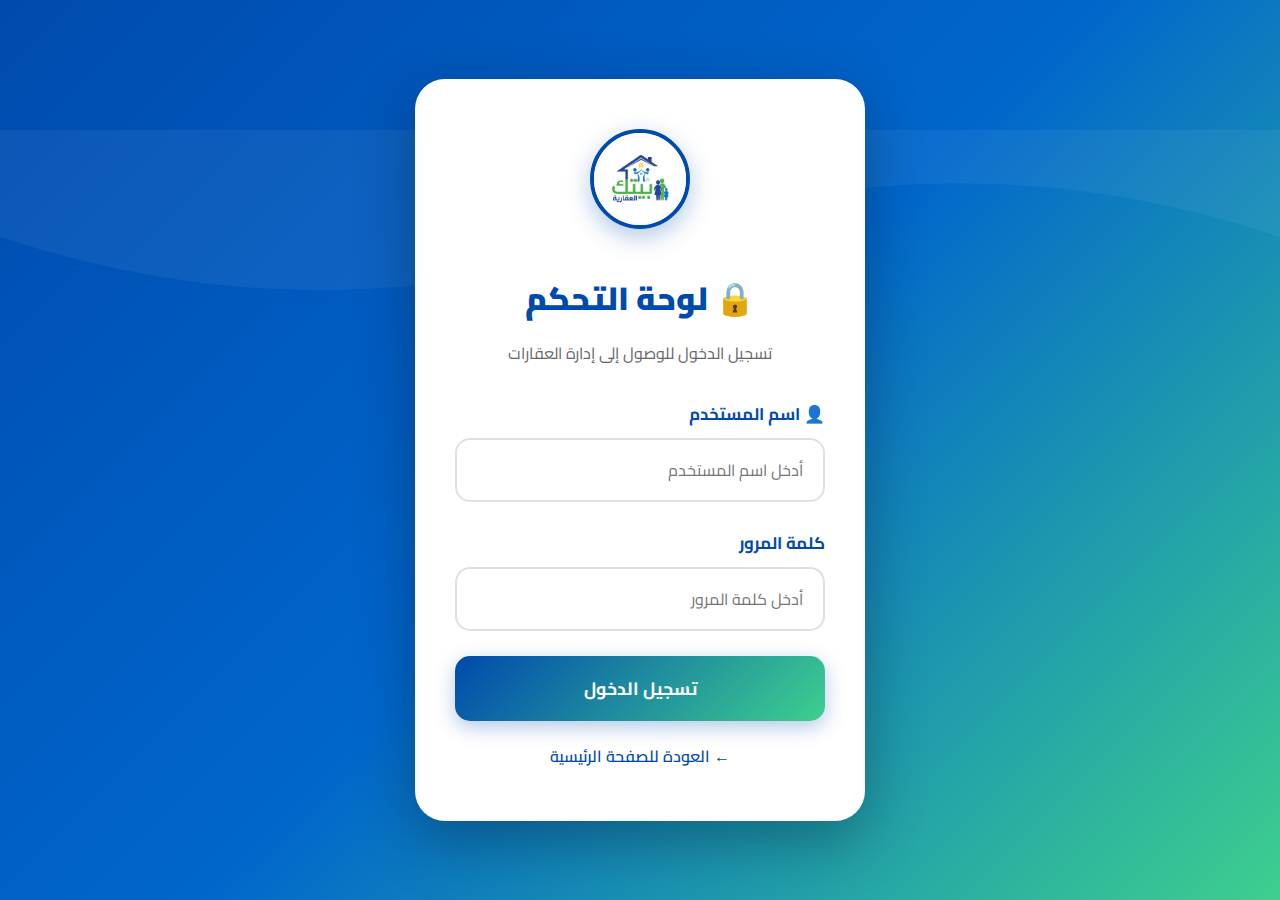
<file: admin-login.html>
<!DOCTYPE html>
<html lang="ar" dir="rtl">
<head>
    <meta charset="UTF-8">
    <meta name="viewport" content="width=device-width, initial-scale=1.0">
    <title>تسجيل الدخول - بيتك العقارية</title>
    <link rel="preconnect" href="https://fonts.googleapis.com">
    <link rel="preconnect" href="https://fonts.gstatic.com" crossorigin>
    <link href="https://fonts.googleapis.com/css2?family=Cairo:wght@400;600;700;800;900&display=swap" rel="stylesheet">
    <style>
        * {
            margin: 0;
            padding: 0;
            box-sizing: border-box;
        }

        body {
            font-family: 'Cairo', sans-serif;
            background: linear-gradient(135deg, #004aad 0%, #0066cc 50%, #3ecf8e 100%);
            min-height: 100vh;
            display: flex;
            align-items: center;
            justify-content: center;
            padding: 20px;
            position: relative;
            overflow: hidden;
        }

        body::before {
            content: '';
            position: absolute;
            top: 0;
            left: 0;
            width: 200%;
            height: 100%;
            background: url('data:image/svg+xml,<svg xmlns="http://www.w3.org/2000/svg" viewBox="0 0 1200 600"><path fill="rgba(255,255,255,0.05)" d="M0,100 Q300,200 600,100 T1200,100 L1200,0 L0,0 Z"/></svg>');
            background-size: 50% 100%;
            animation: wave 20s linear infinite;
        }

        @keyframes wave {
            0% { transform: translateX(0); }
            100% { transform: translateX(-50%); }
        }

        .login-container {
            background: white;
            padding: 50px 40px;
            border-radius: 30px;
            box-shadow: 0 20px 60px rgba(0, 0, 0, 0.3);
            max-width: 450px;
            width: 100%;
            position: relative;
            z-index: 1;
            animation: slideUp 0.6s ease-out;
        }

        @keyframes slideUp {
            from {
                opacity: 0;
                transform: translateY(30px);
            }
            to {
                opacity: 1;
                transform: translateY(0);
            }
        }

        .logo {
            text-align: center;
            margin-bottom: 30px;
        }

        .logo img {
            width: 100px;
            height: 100px;
            border-radius: 50%;
            border: 4px solid #004aad;
            box-shadow: 0 8px 25px rgba(0, 74, 173, 0.3);
        }

        h1 {
            text-align: center;
            color: #004aad;
            font-size: 2rem;
            margin-bottom: 10px;
            font-weight: 900;
        }

        .subtitle {
            text-align: center;
            color: #666;
            margin-bottom: 30px;
            font-size: 1rem;
        }

        .form-group {
            margin-bottom: 25px;
        }

        label {
            display: block;
            margin-bottom: 8px;
            color: #004aad;
            font-weight: 700;
            font-size: 1.05rem;
        }

        input {
            width: 100%;
            padding: 15px 20px;
            border: 2px solid #e0e0e0;
            border-radius: 15px;
            font-family: 'Cairo', sans-serif;
            font-size: 1rem;
            transition: all 0.3s ease;
        }

        input:focus {
            outline: none;
            border-color: #3ecf8e;
            box-shadow: 0 4px 15px rgba(62, 207, 142, 0.2);
        }

        .login-btn {
            width: 100%;
            padding: 16px;
            background: linear-gradient(135deg, #004aad, #3ecf8e);
            color: white;
            border: none;
            border-radius: 15px;
            font-family: 'Cairo', sans-serif;
            font-size: 1.1rem;
            font-weight: 700;
            cursor: pointer;
            transition: all 0.3s ease;
            box-shadow: 0 6px 20px rgba(0, 74, 173, 0.3);
        }

        .login-btn:hover {
            transform: translateY(-3px);
            box-shadow: 0 10px 30px rgba(0, 74, 173, 0.4);
        }

        .login-btn:active {
            transform: translateY(-1px);
        }

        .error-message {
            color: #d32f2f;
            background: #ffebee;
            padding: 12px;
            border-radius: 10px;
            margin-bottom: 20px;
            display: none;
            text-align: center;
            font-weight: 600;
            border: 2px solid #ef5350;
        }

        .error-message.show {
            display: block;
            animation: shake 0.5s;
        }

        @keyframes shake {
            0%, 100% { transform: translateX(0); }
            25% { transform: translateX(-10px); }
            75% { transform: translateX(10px); }
        }

        .back-link {
            text-align: center;
            margin-top: 20px;
        }

        .back-link a {
            color: #004aad;
            text-decoration: none;
            font-weight: 600;
            transition: color 0.3s;
        }

        .back-link a:hover {
            color: #3ecf8e;
        }

        @media (max-width: 768px) {
            .login-container {
                padding: 40px 25px;
            }

            h1 {
                font-size: 1.6rem;
            }
        }
    </style>
</head>
<body>
    <div class="login-container">
        <div class="logo">
            <img src="images/logo.jpg" alt="بيتك العقارية">
        </div>
        <h1>🔒 لوحة التحكم</h1>
        <p class="subtitle">تسجيل الدخول للوصول إلى إدارة العقارات</p>
        
        <div class="error-message" id="errorMessage">
            اسم المستخدم أو كلمة المرور غير صحيحة!
        </div>

        <form id="loginForm">
            <div class="form-group">
                <label for="username">👤 اسم المستخدم</label>
                <input type="text" id="username" name="username" placeholder="أدخل اسم المستخدم" required>
            </div>
            <div class="form-group">
                <label for="password"> كلمة المرور</label>
                <input type="password" id="password" name="password" placeholder="أدخل كلمة المرور" required>
            </div>
            <button type="submit" class="login-btn"> تسجيل الدخول</button>
        </form>

        <div class="back-link">
            <a href="index.html">← العودة للصفحة الرئيسية</a>
        </div>
    </div>

    <script>
        // بيانات تسجيل الدخول (يمكن تغييرها حسب الحاجة)
        const ADMIN_CREDENTIALS = {
            username: 'admin', // اسم المستخدم
            password: 'admin123' // كلمة المرور
        };

        document.getElementById('loginForm').addEventListener('submit', function(e) {
            e.preventDefault();
            
            const username = document.getElementById('username').value.trim();
            const password = document.getElementById('password').value;
            const errorMessage = document.getElementById('errorMessage');

            // التحقق من المستخدمين المحفوظين
            const users = JSON.parse(localStorage.getItem('users') || '[]');
            const currentUsername = localStorage.getItem('currentUsername') || ADMIN_CREDENTIALS.username;
            const savedPassword = localStorage.getItem('adminPassword') || ADMIN_CREDENTIALS.password;
            
            // التحقق من المستخدم الأساسي أو المستخدمين المضافين
            const isMainUser = (username === currentUsername && password === savedPassword);
            const isRegisteredUser = users.some(u => u.username === username && u.password === password);

            // التحقق من البيانات
            if (isMainUser || isRegisteredUser) {
                // حفظ حالة تسجيل الدخول
                localStorage.setItem('adminLoggedIn', 'true');
                localStorage.setItem('adminLoginTime', Date.now());
                localStorage.setItem('loggedInUser', username);
                
                // التوجيه لصفحة لوحة التحكم
                window.location.href = 'admin-dashboard.html';
            } else {
                // عرض رسالة خطأ
                errorMessage.classList.add('show');
                setTimeout(() => {
                    errorMessage.classList.remove('show');
                }, 3000);
            }
        });

        // التحقق إذا كان المستخدم مسجل دخول مسبقاً
        if (localStorage.getItem('adminLoggedIn') === 'true') {
            const loginTime = localStorage.getItem('adminLoginTime');
            const currentTime = Date.now();
            // صلاحية الجلسة 24 ساعة
            if (currentTime - loginTime < 24 * 60 * 60 * 1000) {
                window.location.href = 'admin-dashboard.html';
            } else {
                localStorage.removeItem('adminLoggedIn');
                localStorage.removeItem('adminLoginTime');
            }
        }
    </script>
</body>
</html>
</file>
